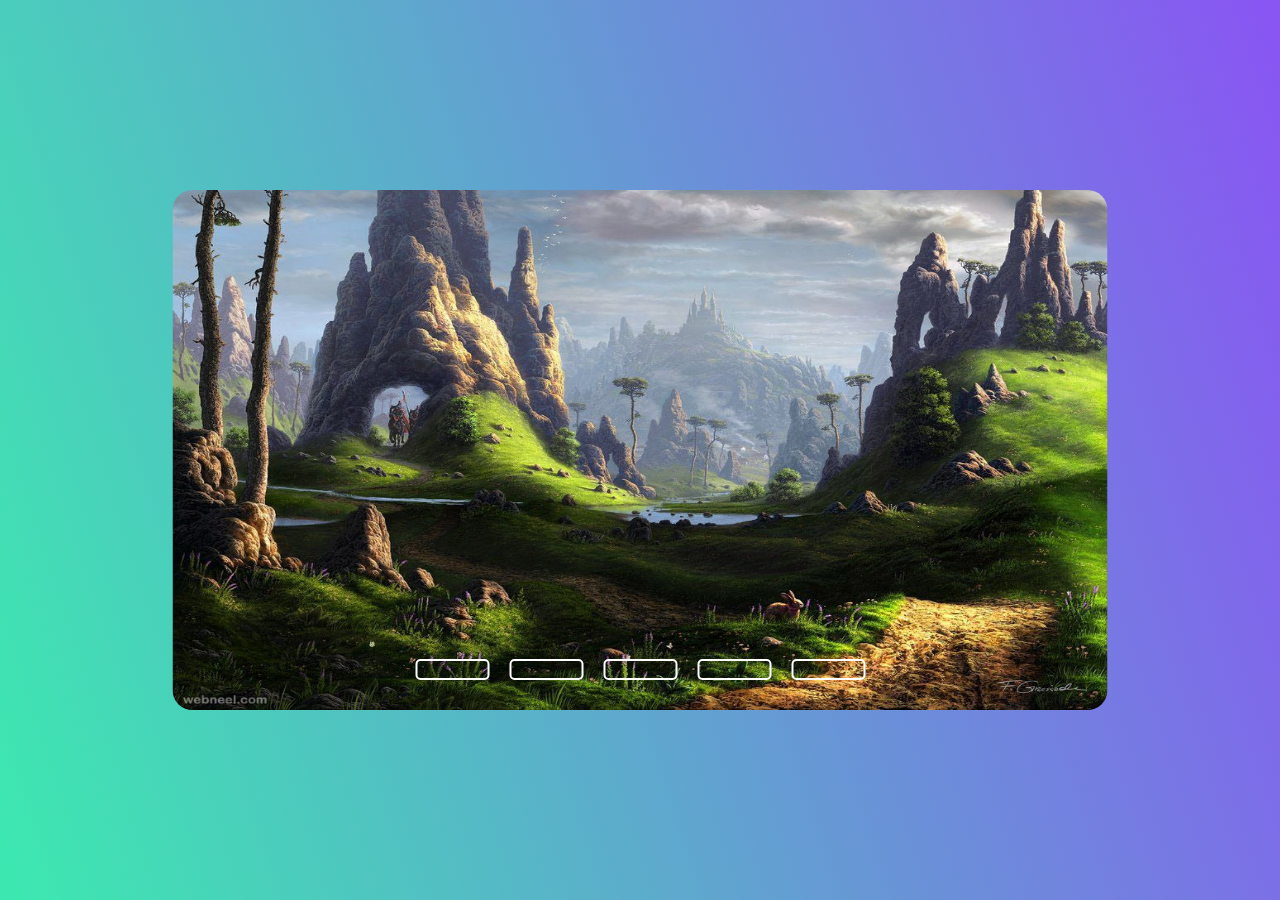
<file: carrossel 1/index.html>
<!DOCTYPE html>
<html lang="pt-br">
<head>
    <meta charset="UTF-8">
    <meta name="viewport" content="width=device-width, initial-scale=1.0">
    <link rel="stylesheet" href="/carrossel 1/style.css">
    <title>Slide Show</title>
</head>
<body>
    <div class="content">
        <div class="slides">
            <input type="radio" name="radio" id="slide1" checked>
            <input type="radio" name="radio" id="slide2">
            <input type="radio" name="radio" id="slide3">
            <input type="radio" name="radio" id="slide4">
            <input type="radio" name="radio" id="slide5">

            <div class="slide s1">
                <img src="/img/1.jpg" alt="imagem-1">
            </div>
            <div class="slide">
                <img src="/img/2.jpg" alt="imagem-2">
            </div>
            <div class="slide">
                <img src="/img/3.jpg" alt="imagem-3">
            </div>
            <div class="slide">
                <img src="/img/4.jpg" alt="imagem-4">
            </div>
            <div class="slide">
                <img src="/img/5.jpg" alt="imagem-5">
            </div>
        </div>

        <div class="navigation">
            <label class="bar" for="slide1"></label>
            <label class="bar" for="slide2"></label>
            <label class="bar" for="slide3"></label>
            <label class="bar" for="slide4"></label>
            <label class="bar" for="slide5"></label>
        </div>
    </div>
</body>
</html>
</file>
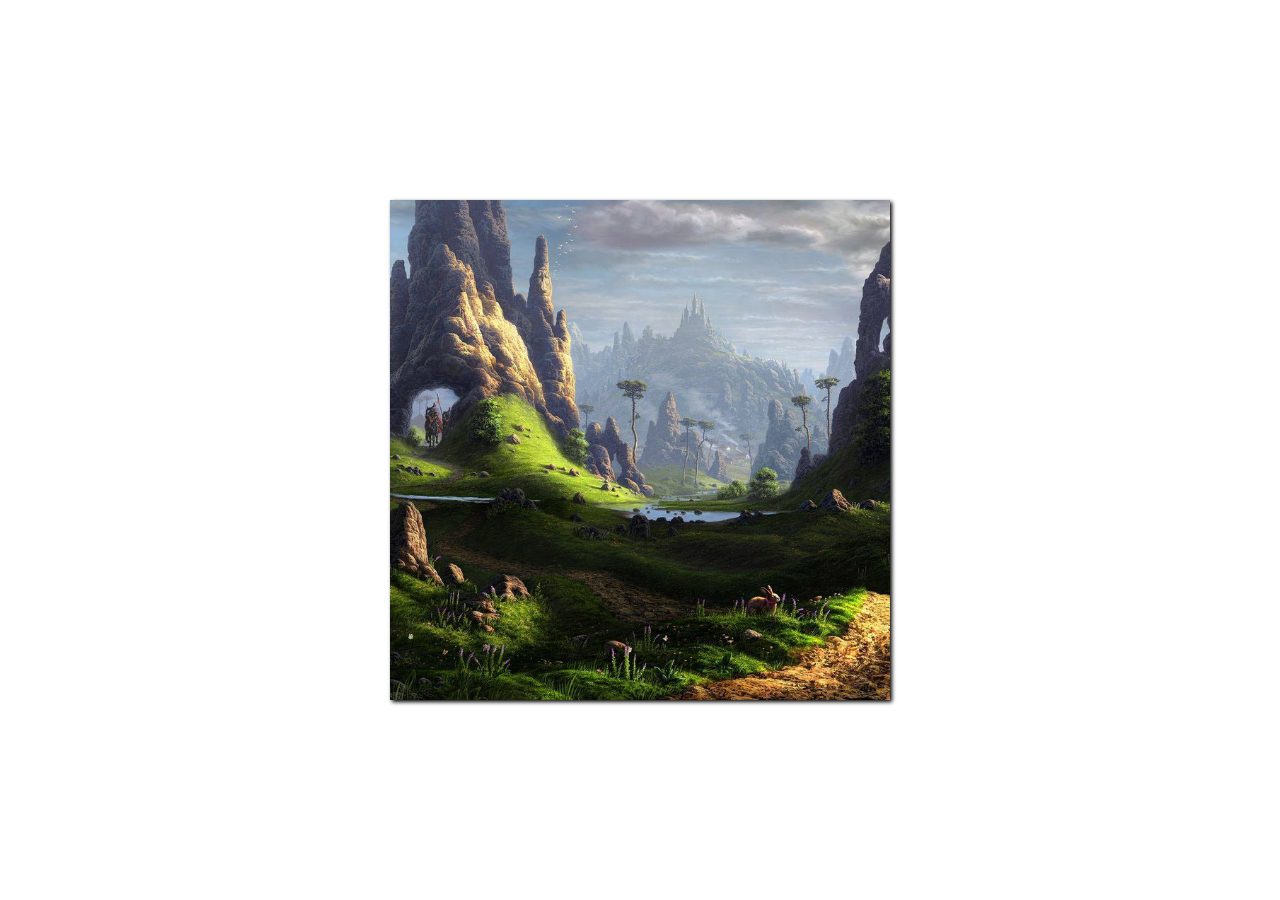
<file: carrossel 2/index.html>
<!DOCTYPE html>
<html lang="pt-br">
<head>
    <meta charset="UTF-8">
    <meta name="viewport" content="width=device-width, initial-scale=1.0">
    <link rel="stylesheet" href="/carrossel 2/style.css">
    <script src="/carrossel 2/script.js" defer></script>
    <title>Document</title>
</head>
<body>
    <div class="carrossel">
        <div class="container" id="img">
            <img src="/img/1.jpg" alt="imagem-1">
            <img src="/img/2.jpg" alt="imagem-2">
            <img src="/img/3.jpg" alt="imagem-3">
            <img src="/img/4.jpg" alt="imagem-4">
            <img src="/img/5.jpg" alt="imagem-5">
        </div>
    </div>
</body>
</html>
</file>
<file: carrossel 1/style.css>
body {
    margin: 0;
    padding: 0;
    width: 100vw;
    height: 100vh;
    background: linear-gradient(72deg, #3DE8B0 1%, #8956F3 99%);
}

.content {
    height: 520px;
    width: 935px;
    border-radius: 20px;
    overflow: hidden;
    position: absolute;
    top: 50%;
    left: 50%;
    transform: translate(-50%, -50%);
}

.navigation {
    position: absolute;
    bottom: 20px;
    left: 50%;
    transform: translate(-50%);
    display: flex;
}

.bar{
    width: 70px;
    height: 17px;
    border: 2px solid #fff;
    margin: 10px;
    border-radius: 5px;
    cursor: pointer;
    transition: .5s;
}

.bar:hover {
    background-color: #fff;
}

input {
    display: none;
}

.slides {
    display: flex;
    width: 500%;
    height: 100%;
}

.slide {
    width: 20%;
    transition: 0.6s;
}

.slide img {
    width: 100%;
    height: 100%;
}

#slide1:checked ~ .s1 {
    margin-left: 0;
}

#slide2:checked ~ .s1 {
    margin-left: -20%;
}

#slide3:checked ~ .s1 {
    margin-left: -40%;
}

#slide4:checked ~ .s1 {
    margin-left: -60%;
}

#slide5:checked ~ .s1 {
    margin-left: -80%;
}
</file>
<file: carrossel 2/style.css>
* {
    box-sizing: border-box;
}

body {
    margin: 0;
    display: flex;
    justify-content: center;
    align-items: center;
    min-height: 100vh;
}

.carrossel {
    box-shadow: 2px 2px 4px black;
    overflow: hidden;
    height: 500px;
    width: 500px;
}

.container {
    display: flex;
    transition: transform 5s ease-in-out;
    transform: translateX(0);
}

img {
    object-fit: cover;
    width: 500px;
    height: 500px;
}
</file>
